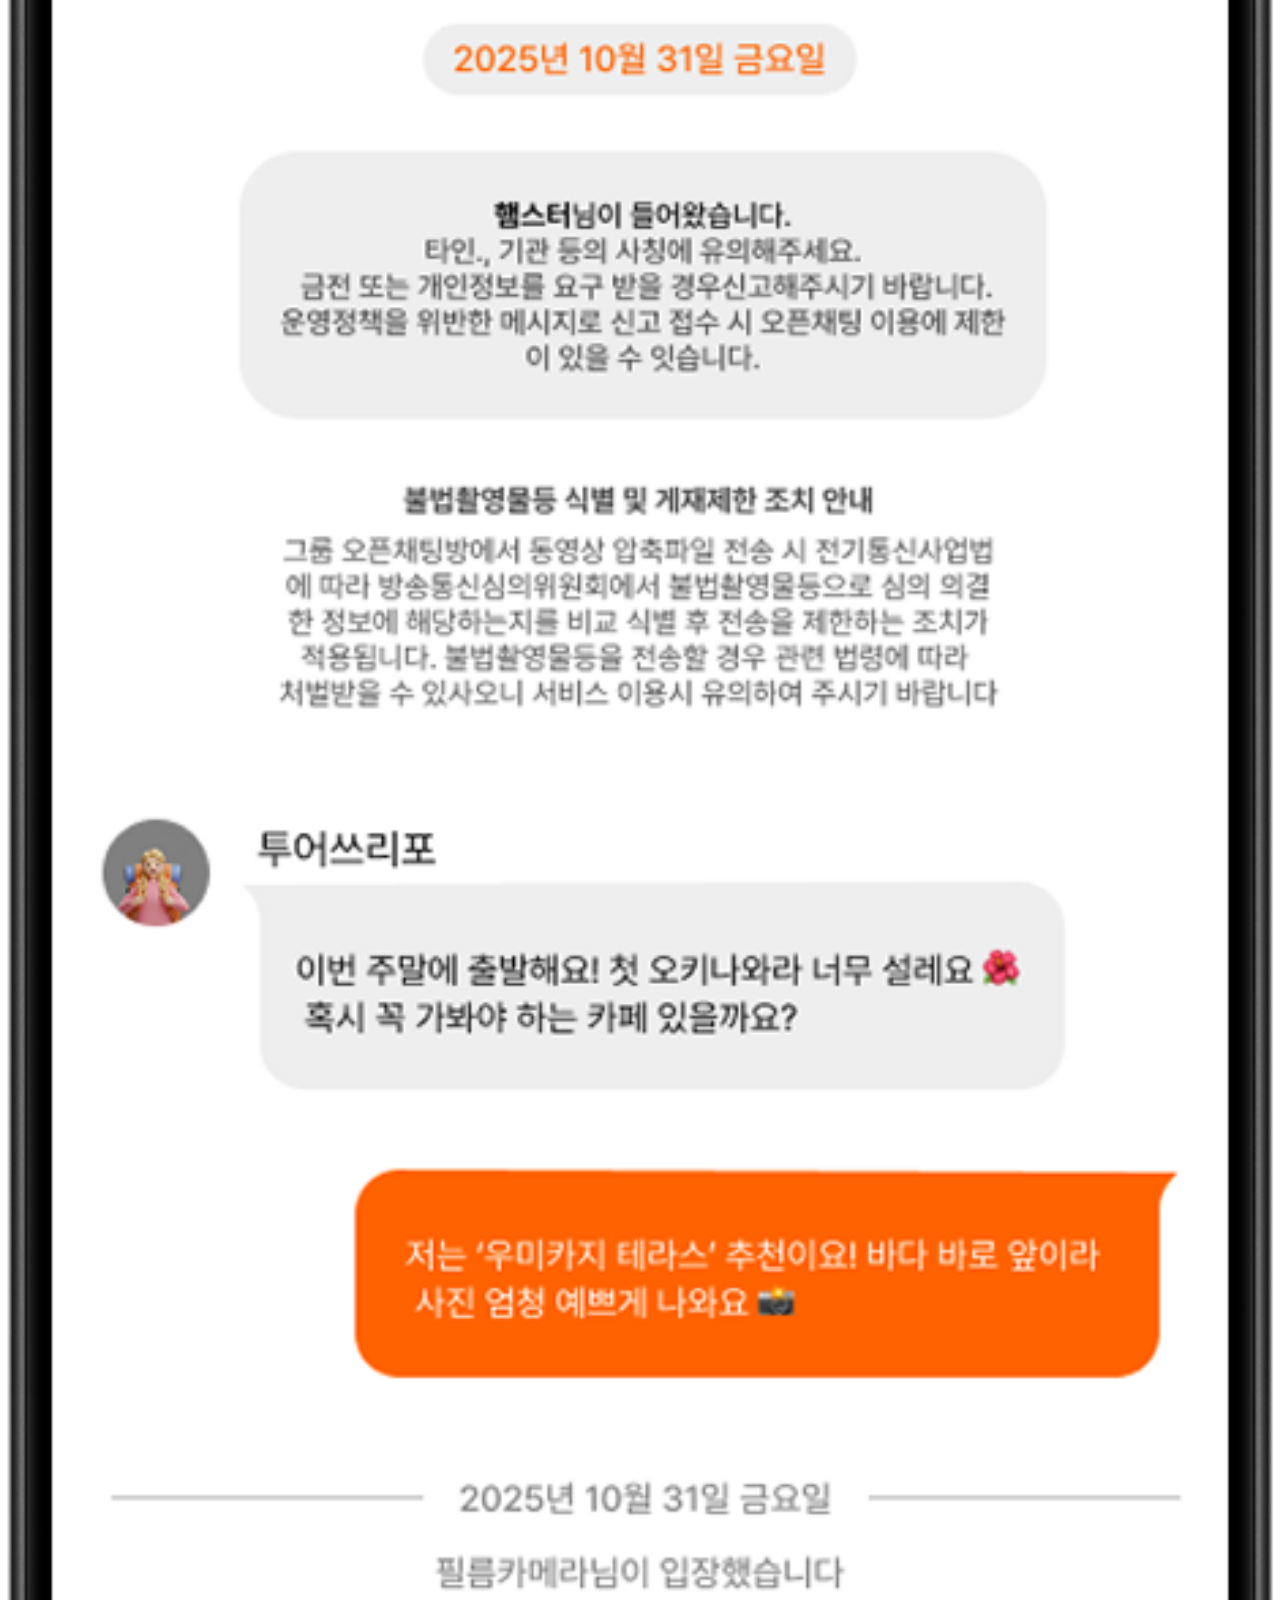
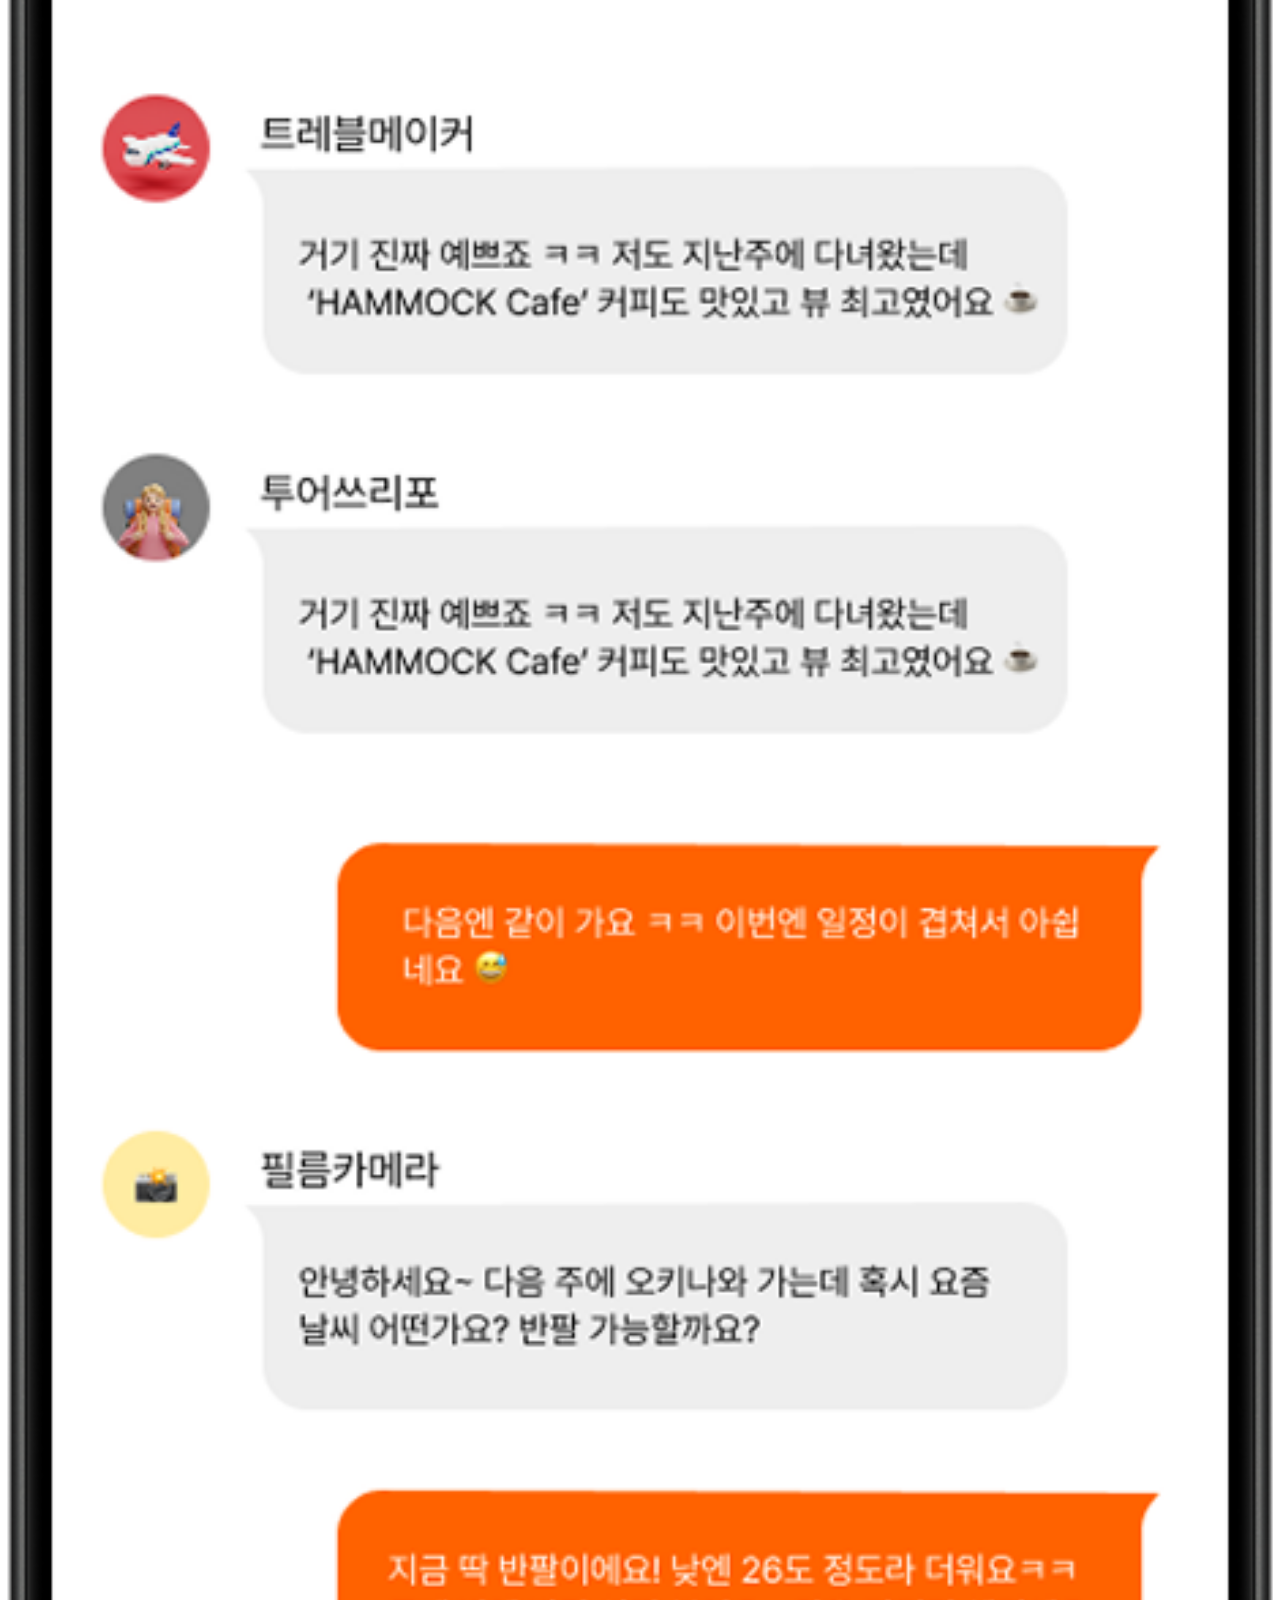
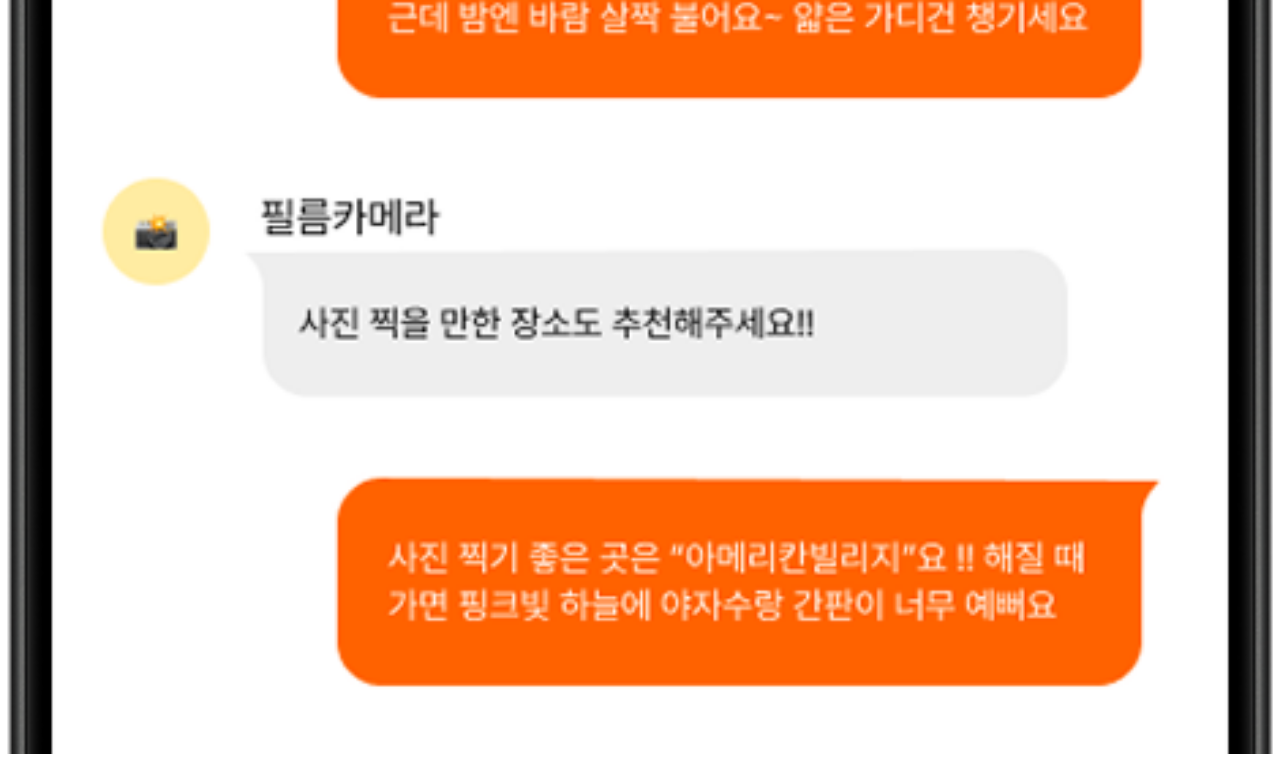
<file: mobile.html>
<!DOCTYPE html>
<html lang="en">

<head>
  <meta charset="UTF-8">
  <meta name="viewport" content="width=device-width, initial-scale=1.0">
  <title>Document</title>
  <style>
    * {
      margin: 0;
      padding: 0;
    }

    body::-webkit-scrollbar {
      display: none;
    }

    img {
      width: 100%;
    }
  </style>
</head>

<body>
  <img src="image/Group 27126.png" alt="">
</body>

</html>
</file>
